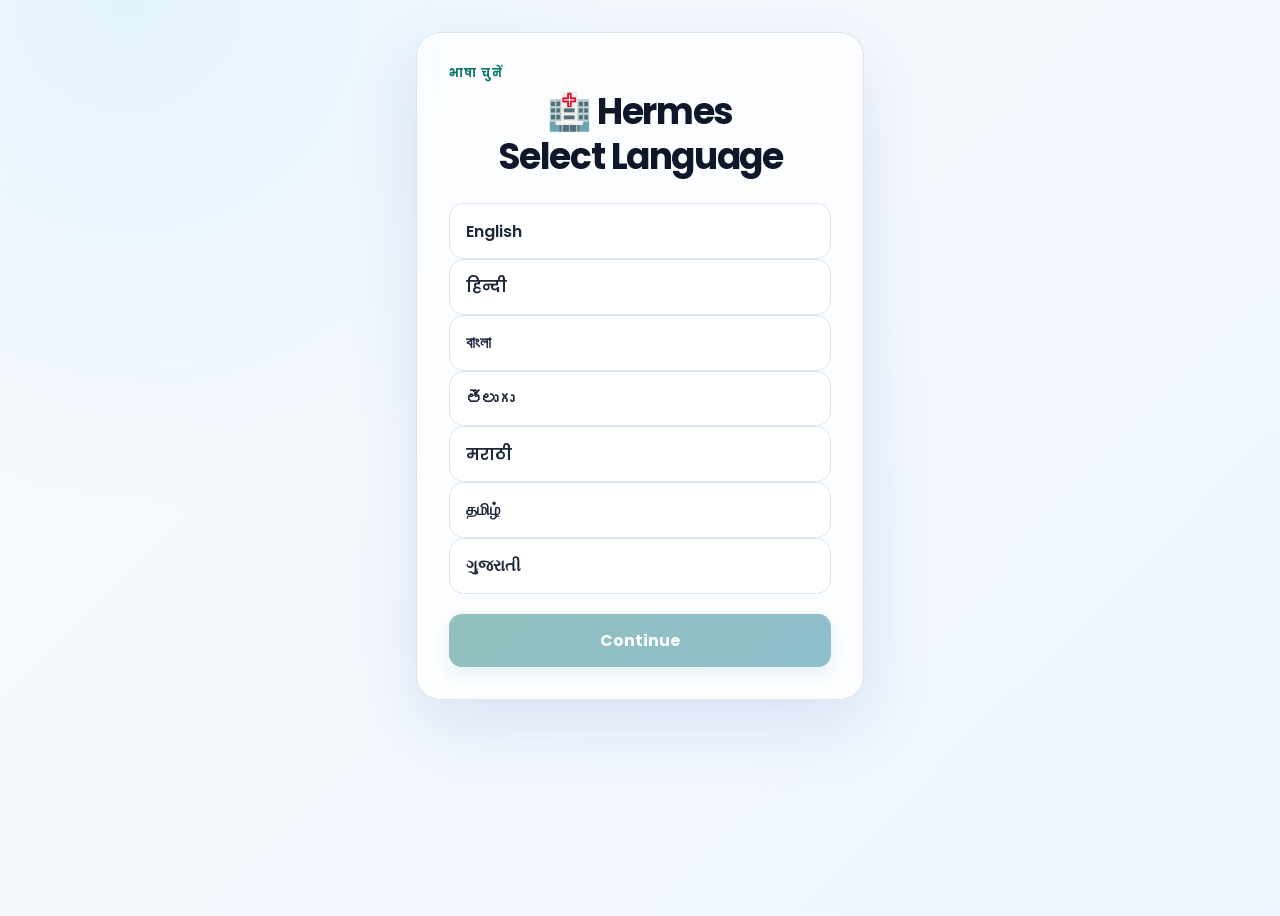
<file: Hermes/Landing page.html>
<!DOCTYPE html>
<html lang="en">
<head>
  <meta charset="UTF-8">
  <meta name="viewport" content="width=device-width, initial-scale=1.0">
  <title>Hermes | Care coordination</title>

  <link rel="preconnect" href="https://fonts.googleapis.com">
  <link href="https://fonts.googleapis.com/css2?family=Poppins:wght@400;500;600;700&display=swap" rel="stylesheet">
  <link rel="stylesheet" href="Styles.css">

</head>
<body class="min-h-screen flex items-center justify-center bg-background text-foreground p-6">

  <main class="w-full max-w-md" id="app">

    <!-- Screen 1: Language -->
    <section id="screen-language">
      <p class="eyebrow" data-i18n="chooseLanguage">भाषा चुनें</p>
      <h1 class="hero-title">🏥 Hermes<br><span data-i18n="selectLanguage">Select Language</span></h1>
      <div id="language-list" class="flex flex-col gap-3">
        <button class="option-btn w-full p-4 text-lg font-medium border border-border rounded-lg bg-card hover:bg-secondary transition" data-lang="en">English</button>
        <button class="option-btn w-full p-4 text-lg font-medium border border-border rounded-lg bg-card hover:bg-secondary transition" data-lang="hi">हिन्दी</button>
        <button class="option-btn w-full p-4 text-lg font-medium border border-border rounded-lg bg-card hover:bg-secondary transition" data-lang="bn">বাংলা</button>
        <button class="option-btn w-full p-4 text-lg font-medium border border-border rounded-lg bg-card hover:bg-secondary transition" data-lang="te">తెలుగు</button>
        <button class="option-btn w-full p-4 text-lg font-medium border border-border rounded-lg bg-card hover:bg-secondary transition" data-lang="mr">मराठी</button>
        <button class="option-btn w-full p-4 text-lg font-medium border border-border rounded-lg bg-card hover:bg-secondary transition" data-lang="ta">தமிழ்</button>
        <button class="option-btn w-full p-4 text-lg font-medium border border-border rounded-lg bg-card hover:bg-secondary transition" data-lang="gu">ગુજરાતી</button>
      </div>
      <button id="continue-language" class="primary-button" data-i18n="continue" disabled>Continue</button>
    </section>

    <!-- Screen 2: Who are you -->
    <section id="screen-role" class="hidden">
      <p class="eyebrow text-center">Hermes</p>
      <h1 class="hero-title" data-i18n="whoAreYou">Who are you?</h1>
      <div class="stack">
        <div class="role-card" data-role="patient">
          <div class="role-icon">👤</div><div><div class="card-title" data-i18n="patientVisitor">Patient / Visitor</div>
          <div class="card-copy" data-i18n="patientDescription">I have a consultation</div></div>
        </div>
        <div class="role-card" data-role="doctor">
          <div class="role-icon">🩺</div><div><div class="card-title" data-i18n="doctor">Doctor</div>
          <div class="card-copy" data-i18n="doctorDescription">I manage patient care</div></div>
        </div>
      </div>
      <button id="continue-role" class="primary-button" data-i18n="continue" disabled>Continue</button>
    </section>

    <!-- Screen 3: Login and OTP verification -->
    <section id="screen-login" class="hidden">
      <button class="back-btn" data-back="screen-role">← <span data-i18n="back">Back</span></button>
      <p class="eyebrow" data-i18n="secureAccess">Secure access</p>
      <h1 class="hero-title" data-i18n="verifyPhone">Verify your phone</h1>
      <p class="subtitle"><span data-i18n="otpIntro">We’ll send a one-time password to continue as a</span> <span id="login-role-label">patient</span>.</p>

      <form id="login-form" class="flex flex-col gap-4">
        <label class="field-label" for="phone-number" data-i18n="phoneNumber">Phone number</label>
        <div class="flex gap-2">
          <select id="country-code" class="p-4 border border-border rounded-lg bg-card" aria-label="Country code">
            <option value="+91">+91</option>
            <option value="+1">+1</option>
            <option value="+44">+44</option>
          </select>
          <input id="phone-number" class="min-w-0 flex-1 p-4 border border-border rounded-lg bg-card" type="tel" inputmode="numeric" autocomplete="tel" placeholder="98765 43210" required>
        </div>
        <button id="send-otp" type="submit" class="primary-button" data-i18n="sendOtp">Send OTP</button>
      </form>

      <form id="otp-form" class="hidden flex-col gap-4 mt-5">
        <label class="field-label" for="otp-code" data-i18n="enterOtp">Enter OTP</label>
        <input id="otp-code" class="w-full p-4 border border-border rounded-lg bg-card tracking-[0.5em] text-center" type="text" inputmode="numeric" autocomplete="one-time-code" maxlength="6" placeholder="••••••" required>
        <button type="submit" class="primary-button" data-i18n="verifyContinue">Verify and continue</button>
        <button id="resend-otp" type="button" class="text-button" data-i18n="resendOtp">Resend OTP</button>
      </form>
      <button id="skip-otp" type="button" class="demo-button">⚡ <span data-i18n="skipOtp">Skip OTP for demo</span></button>
      <p id="login-status" class="text-sm mt-4 text-center" role="status"></p>
    </section>

    <!-- Screen 4: Treatment -->
    <section id="screen-treatment" class="hidden">
      <p class="eyebrow" data-i18n="almostThere">Almost there</p>
      <h1 class="hero-title" data-i18n="selectTreatment">Select treatment method</h1>
      <p class="subtitle" data-i18n="treatmentDescription">Choose the care pathway for this consultation.</p>
      <div class="stack">
        <button class="treatment-button" data-treatment="Medical">
          <span class="treatment-icon">⚕️</span><span><strong data-i18n="medical">Medical</strong>
          <small data-i18n="medicalDescription">Modern clinical consultation and diagnostics</small></span>
        </button>
        <button class="treatment-button" data-treatment="AYUSH">
          <span class="treatment-icon">🌿</span><span><strong data-i18n="ayush">AYUSH</strong>
          <small data-i18n="ayushDescription">Ayurveda, Yoga, Unani, Siddha and Homoeopathy</small></span>
        </button>
      </div>
    </section>

    <!-- Screen 5: Patient workspace -->
    <section id="screen-patient" class="hidden dashboard">
      <div class="dashboard-header">
        <div><p class="eyebrow" data-i18n="patientWorkspace">Patient workspace</p><h1 class="dashboard-title" data-i18n="welcomeBack">Hello, welcome back</h1></div>
        <button class="logout-btn text-button" data-i18n="logOut">Log out</button>
      </div>
      <div class="dashboard-grid">
        <article class="feature-card feature-card-wide">
          <div class="feature-icon">💬</div><h2 class="card-title" data-i18n="symptomAssistant">Symptom assistant</h2>
          <p class="card-copy" data-i18n="symptomDescription">Describe how you’re feeling and prepare notes for your consultation.</p>
          <div id="chat-messages" class="chat-messages" aria-live="polite">
            <div class="chat-bubble assistant">Hello! I can help you organise your symptoms before your consultation.</div>
          </div>
          <textarea id="symptom-input" class="dashboard-input" rows="2" data-i18n-placeholder="symptomPlaceholder" placeholder="Tell us about your symptoms..."></textarea>
          <div class="chat-actions"><button id="chat-send" class="primary-action" data-i18n="startChat">Send message</button><button id="speech-btn" class="secondary-action" type="button" data-i18n="speak">🎙 Speak</button></div>
          <p id="speech-status" class="text-xs text-muted-foreground mt-2"></p>
        </article>
        <article class="feature-card">
          <div class="feature-icon">📄</div><h2 class="card-title" data-i18n="scanDocuments">Scan documents</h2>
          <p class="card-copy" data-i18n="scanDescription">Upload a prescription or medical document for OCR.</p>
          <label class="upload-slot" for="document-upload"><span class="upload-plus">＋</span><span data-i18n="uploadDocument">Upload prescription or report</span><small>JPG, PNG or PDF · up to 10 MB</small><input id="document-upload" type="file" accept="image/*,.pdf"></label>
          <img id="document-preview" class="document-preview hidden" alt="Uploaded document preview">
          <button id="ocr-btn" class="secondary-action ocr-button" type="button" disabled>✨ Run OCR</button>
          <p id="upload-status" class="text-xs text-muted-foreground mt-2"></p>
          <pre id="ocr-result" class="ocr-result hidden"></pre>
        </article>
        <article class="feature-card">
          <div class="feature-icon">📚</div><h2 class="card-title" data-i18n="diagnosticHistory">Diagnostic history</h2>
          <p class="card-copy" data-i18n="historyDescription">Create a clear summary to share with your care team.</p>
          <button id="summary-btn" class="primary-action" data-i18n="generateSummary">Generate summary</button>
          <p id="summary-status" class="text-xs text-muted-foreground mt-2"></p>
        </article>
      </div>
    </section>

    <!-- Screen 6: Doctor workspace -->
    <section id="screen-doctor" class="hidden dashboard">
      <div class="dashboard-header">
        <div><p class="eyebrow" data-i18n="doctorWorkspace">Doctor workspace</p><h1 class="dashboard-title" data-i18n="goodMorning">Good morning, Doctor</h1></div>
        <div class="dashboard-header-actions"><button id="preview-patient" class="secondary-action" type="button">Patient tools</button><button class="logout-btn text-button" data-i18n="logOut">Log out</button></div>
      </div>
      <div class="dashboard-grid">
        <article class="feature-card feature-card-wide"><div class="feature-icon">👥</div><h2 class="card-title" data-i18n="patientList">Patient list</h2><p class="card-copy" data-i18n="patientListDescription">Your recently active patients.</p><div class="patient-row"><span><strong>Ananya Sharma</strong><small data-i18n="lastVisitOne">Last visit: 04 Sep 2026</small></span><button class="secondary-action" data-i18n="view">View</button></div><div class="patient-row"><span><strong>Rohan Mehta</strong><small data-i18n="lastVisitTwo">Last visit: 28 Aug 2026</small></span><button class="secondary-action" data-i18n="view">View</button></div></article>
        <article class="feature-card"><div class="feature-icon">📝</div><h2 class="card-title" data-i18n="patientSummaries">Patient summaries</h2><p class="card-copy" data-i18n="summariesDescription">Review generated diagnostic histories and care notes.</p><button class="primary-action" data-i18n="viewSummaries">View summaries</button></article>
        <article class="feature-card"><div class="feature-icon">🗓</div><h2 class="card-title" data-i18n="scheduledConsultations">Scheduled consultations</h2><p class="card-copy" data-i18n="consultationsDescription">You have 3 consultations today.</p><div class="appointment"><strong>10:30 AM</strong><span>Ananya Sharma · Video</span></div><div class="appointment"><strong>02:00 PM</strong><span>Rohan Mehta · In person</span></div></article>
      </div>
    </section>

  </main>

  <script>
    const translations = {
      en: { chooseLanguage: 'Choose your language', selectLanguage: 'Select Language', continue: 'Continue', whoAreYou: 'Who are you?', patientVisitor: 'Patient / Visitor', patientDescription: 'I have a consultation', doctor: 'Doctor', doctorDescription: 'I manage patient care', back: 'Back', secureAccess: 'Secure access', verifyPhone: 'Verify your phone', otpIntro: 'We’ll send a one-time password to continue as a', phoneNumber: 'Phone number', sendOtp: 'Send OTP', enterOtp: 'Enter OTP', verifyContinue: 'Verify and continue', resendOtp: 'Resend OTP', skipOtp: 'Skip OTP for demo', almostThere: 'Almost there', selectTreatment: 'Select treatment method', treatmentDescription: 'Choose the care pathway for this consultation.', medical: 'Medical', medicalDescription: 'Modern clinical consultation and diagnostics', ayush: 'AYUSH', ayushDescription: 'Ayurveda, Yoga, Unani, Siddha and Homoeopathy', patientWorkspace: 'Patient workspace', welcomeBack: 'Hello, welcome back', logOut: 'Log out', symptomAssistant: 'Symptom assistant', symptomDescription: 'Describe how you’re feeling and prepare notes for your consultation.', symptomPlaceholder: 'Tell us about your symptoms...', startChat: 'Start chat', speak: '🎙 Speak', scanDocuments: 'Scan documents', scanDescription: 'Upload a prescription or medical document for OCR.', uploadDocument: 'Upload image or PDF', diagnosticHistory: 'Diagnostic history', historyDescription: 'Create a clear summary to share with your care team.', generateSummary: 'Generate summary', doctorWorkspace: 'Doctor workspace', goodMorning: 'Good morning, Doctor', patientList: 'Patient list', patientListDescription: 'Your recently active patients.', lastVisitOne: 'Last visit: 04 Sep 2026', lastVisitTwo: 'Last visit: 28 Aug 2026', view: 'View', patientSummaries: 'Patient summaries', summariesDescription: 'Review generated diagnostic histories and care notes.', viewSummaries: 'View summaries', scheduledConsultations: 'Scheduled consultations', consultationsDescription: 'You have 3 consultations today.' },
      hi: { chooseLanguage: 'अपनी भाषा चुनें', selectLanguage: 'भाषा चुनें', continue: 'आगे बढ़ें', whoAreYou: 'आप कौन हैं?', patientVisitor: 'मरीज़ / आगंतुक', patientDescription: 'मुझे परामर्श चाहिए', doctor: 'डॉक्टर', doctorDescription: 'मैं मरीज़ों की देखभाल करता हूँ', back: 'वापस', secureAccess: 'सुरक्षित प्रवेश', verifyPhone: 'फ़ोन सत्यापित करें', otpIntro: 'जारी रखने के लिए हम एक OTP भेजेंगे:', phoneNumber: 'फ़ोन नंबर', sendOtp: 'OTP भेजें', enterOtp: 'OTP दर्ज करें', verifyContinue: 'सत्यापित करके आगे बढ़ें', resendOtp: 'OTP फिर भेजें', skipOtp: 'डेमो के लिए OTP छोड़ें', almostThere: 'लगभग तैयार', selectTreatment: 'उपचार विधि चुनें', treatmentDescription: 'इस परामर्श के लिए देखभाल का विकल्प चुनें।', medical: 'मेडिकल', medicalDescription: 'आधुनिक चिकित्सकीय परामर्श और जांच', ayush: 'आयुष', ayushDescription: 'आयुर्वेद, योग, यूनानी, सिद्ध और होम्योपैथी', patientWorkspace: 'मरीज़ कार्यक्षेत्र', welcomeBack: 'वापसी पर स्वागत है', logOut: 'लॉग आउट', symptomAssistant: 'लक्षण सहायक', symptomDescription: 'अपने लक्षण बताएं और परामर्श के लिए नोट्स तैयार करें।', symptomPlaceholder: 'अपने लक्षण लिखें...', startChat: 'चैट शुरू करें', speak: '🎙 बोलें', scanDocuments: 'दस्तावेज़ स्कैन करें', scanDescription: 'OCR के लिए प्रिस्क्रिप्शन या मेडिकल दस्तावेज़ अपलोड करें।', uploadDocument: 'चित्र या PDF अपलोड करें', diagnosticHistory: 'नैदानिक इतिहास', historyDescription: 'अपनी देखभाल टीम के लिए सारांश बनाएं।', generateSummary: 'सारांश बनाएं', doctorWorkspace: 'डॉक्टर कार्यक्षेत्र', goodMorning: 'सुप्रभात, डॉक्टर', patientList: 'मरीज़ सूची', patientListDescription: 'हाल ही में सक्रिय मरीज़।', lastVisitOne: 'अंतिम मुलाकात: 04 सितम्बर 2026', lastVisitTwo: 'अंतिम मुलाकात: 28 अगस्त 2026', view: 'देखें', patientSummaries: 'मरीज़ सारांश', summariesDescription: 'नैदानिक इतिहास और देखभाल नोट्स देखें।', viewSummaries: 'सारांश देखें', scheduledConsultations: 'निर्धारित परामर्श', consultationsDescription: 'आज आपके 3 परामर्श हैं।' },
      bn: { chooseLanguage: 'আপনার ভাষা বেছে নিন', selectLanguage: 'ভাষা নির্বাচন করুন', continue: 'এগিয়ে যান', whoAreYou: 'আপনি কে?', patientVisitor: 'রোগী / দর্শনার্থী', patientDescription: 'আমার পরামর্শ প্রয়োজন', doctor: 'ডাক্তার', doctorDescription: 'আমি রোগীর যত্ন পরিচালনা করি', back: 'ফিরে যান', secureAccess: 'নিরাপদ প্রবেশ', verifyPhone: 'ফোন যাচাই করুন', otpIntro: 'চালিয়ে যেতে আমরা একটি OTP পাঠাব:', phoneNumber: 'ফোন নম্বর', sendOtp: 'OTP পাঠান', enterOtp: 'OTP লিখুন', verifyContinue: 'যাচাই করে এগিয়ে যান', resendOtp: 'OTP আবার পাঠান', skipOtp: 'ডেমোর জন্য OTP এড়িয়ে যান', almostThere: 'প্রায় প্রস্তুত', selectTreatment: 'চিকিৎসার পদ্ধতি বেছে নিন', treatmentDescription: 'এই পরামর্শের জন্য যত্নের পথ বেছে নিন।', medical: 'মেডিকেল', medicalDescription: 'আধুনিক চিকিৎসা পরামর্শ ও পরীক্ষা', ayush: 'আয়ুষ', ayushDescription: 'আয়ুর্বেদ, যোগ, ইউনানি, সিদ্ধ ও হোমিওপ্যাথি', patientWorkspace: 'রোগীর কর্মক্ষেত্র', welcomeBack: 'আবার স্বাগতম', logOut: 'লগ আউট', symptomAssistant: 'উপসর্গ সহায়ক', symptomDescription: 'আপনার উপসর্গ বলুন এবং পরামর্শের জন্য নোট তৈরি করুন।', symptomPlaceholder: 'আপনার উপসর্গ লিখুন...', startChat: 'চ্যাট শুরু করুন', speak: '🎙 বলুন', scanDocuments: 'নথি স্ক্যান করুন', scanDescription: 'OCR-এর জন্য প্রেসক্রিপশন বা চিকিৎসা নথি আপলোড করুন।', uploadDocument: 'ছবি বা PDF আপলোড করুন', diagnosticHistory: 'রোগ নির্ণয়ের ইতিহাস', historyDescription: 'আপনার যত্নের দলের সঙ্গে শেয়ার করার জন্য সারাংশ তৈরি করুন।', generateSummary: 'সারাংশ তৈরি করুন', doctorWorkspace: 'ডাক্তারের কর্মক্ষেত্র', goodMorning: 'সুপ্রভাত, ডাক্তার', patientList: 'রোগীর তালিকা', patientListDescription: 'সম্প্রতি সক্রিয় রোগীরা।', view: 'দেখুন', patientSummaries: 'রোগীর সারাংশ', summariesDescription: 'রোগ নির্ণয়ের ইতিহাস ও যত্নের নোট দেখুন।', viewSummaries: 'সারাংশ দেখুন', scheduledConsultations: 'নির্ধারিত পরামর্শ', consultationsDescription: 'আজ আপনার ৩টি পরামর্শ আছে।' },
      te: { chooseLanguage: 'మీ భాషను ఎంచుకోండి', selectLanguage: 'భాషను ఎంచుకోండి', continue: 'కొనసాగించండి', whoAreYou: 'మీరు ఎవరు?', patientVisitor: 'రోగి / సందర్శకుడు', patientDescription: 'నాకు సంప్రదింపులు కావాలి', doctor: 'వైద్యుడు', doctorDescription: 'నేను రోగుల సంరక్షణను నిర్వహిస్తాను', back: 'వెనుకకు', secureAccess: 'సురక్షిత ప్రవేశం', verifyPhone: 'మీ ఫోన్‌ను ధృవీకరించండి', otpIntro: 'కొనసాగించడానికి మేము OTP పంపుతాము:', phoneNumber: 'ఫోన్ నంబర్', sendOtp: 'OTP పంపండి', enterOtp: 'OTP నమోదు చేయండి', verifyContinue: 'ధృవీకరించి కొనసాగండి', resendOtp: 'OTP మళ్లీ పంపండి', skipOtp: 'డెమో కోసం OTP దాటవేయండి', almostThere: 'దాదాపు సిద్ధం', selectTreatment: 'చికిత్సా విధానాన్ని ఎంచుకోండి', treatmentDescription: 'ఈ సంప్రదింపుల కోసం సంరక్షణ మార్గాన్ని ఎంచుకోండి.', medical: 'మెడికల్', medicalDescription: 'ఆధునిక వైద్య సంప్రదింపులు మరియు పరీక్షలు', ayush: 'ఆయుష్', ayushDescription: 'ఆయుర్వేదం, యోగా, యునాని, సిద్ధ మరియు హోమియోపతి', patientWorkspace: 'రోగి వర్క్‌స్పేస్', welcomeBack: 'తిరిగి స్వాగతం', logOut: 'లాగ్ అవుట్', symptomAssistant: 'లక్షణాల సహాయకుడు', symptomDescription: 'మీ లక్షణాలను వివరించి సంప్రదింపుల కోసం గమనికలు సిద్ధం చేయండి.', symptomPlaceholder: 'మీ లక్షణాలను రాయండి...', startChat: 'చాట్ ప్రారంభించండి', speak: '🎙 మాట్లాడండి', scanDocuments: 'పత్రాలను స్కాన్ చేయండి', scanDescription: 'OCR కోసం ప్రిస్క్రిప్షన్ లేదా వైద్య పత్రాన్ని అప్‌లోడ్ చేయండి.', uploadDocument: 'చిత్రం లేదా PDF అప్‌లోడ్ చేయండి', diagnosticHistory: 'రోగ నిర్ధారణ చరిత్ర', historyDescription: 'మీ సంరక్షణ బృందంతో పంచుకోవడానికి సారాంశాన్ని రూపొందించండి.', generateSummary: 'సారాంశం రూపొందించండి', doctorWorkspace: 'వైద్యుని వర్క్‌స్పేస్', goodMorning: 'శుభోదయం, డాక్టర్', patientList: 'రోగుల జాబితా', patientListDescription: 'ఇటీవల చురుకుగా ఉన్న రోగులు.', view: 'చూడండి', patientSummaries: 'రోగి సారాంశాలు', summariesDescription: 'రోగ నిర్ధారణ చరిత్ర మరియు సంరక్షణ గమనికలను చూడండి.', viewSummaries: 'సారాంశాలను చూడండి', scheduledConsultations: 'షెడ్యూల్ చేసిన సంప్రదింపులు', consultationsDescription: 'ఈరోజు మీకు 3 సంప్రదింపులు ఉన్నాయి.' },
      mr: { chooseLanguage: 'तुमची भाषा निवडा', selectLanguage: 'भाषा निवडा', continue: 'पुढे जा', whoAreYou: 'तुम्ही कोण आहात?', patientVisitor: 'रुग्ण / अभ्यागत', patientDescription: 'मला सल्लामसलत हवी आहे', doctor: 'डॉक्टर', doctorDescription: 'मी रुग्णांची काळजी घेतो', back: 'मागे', secureAccess: 'सुरक्षित प्रवेश', verifyPhone: 'तुमचा फोन सत्यापित करा', otpIntro: 'पुढे जाण्यासाठी आम्ही OTP पाठवू:', phoneNumber: 'फोन नंबर', sendOtp: 'OTP पाठवा', enterOtp: 'OTP टाका', verifyContinue: 'सत्यापित करून पुढे जा', resendOtp: 'OTP पुन्हा पाठवा', skipOtp: 'डेमोसाठी OTP वगळा', almostThere: 'जवळजवळ तयार', selectTreatment: 'उपचार पद्धत निवडा', treatmentDescription: 'या सल्लामसलतीसाठी काळजीचा मार्ग निवडा.', medical: 'मेडिकल', medicalDescription: 'आधुनिक वैद्यकीय सल्ला आणि निदान', ayush: 'आयुष', ayushDescription: 'आयुर्वेद, योग, युनानी, सिद्ध आणि होमिओपॅथी', patientWorkspace: 'रुग्ण कार्यक्षेत्र', welcomeBack: 'पुन्हा स्वागत आहे', logOut: 'लॉग आउट', symptomAssistant: 'लक्षण सहाय्यक', symptomDescription: 'तुमची लक्षणे सांगा आणि सल्ल्यासाठी नोंदी तयार करा.', symptomPlaceholder: 'तुमची लक्षणे लिहा...', startChat: 'चॅट सुरू करा', speak: '🎙 बोला', scanDocuments: 'कागदपत्रे स्कॅन करा', scanDescription: 'OCR साठी प्रिस्क्रिप्शन किंवा वैद्यकीय कागदपत्र अपलोड करा.', uploadDocument: 'प्रतिमा किंवा PDF अपलोड करा', diagnosticHistory: 'निदानाचा इतिहास', historyDescription: 'तुमच्या काळजीच्या टीमसोबत शेअर करण्यासाठी सारांश तयार करा.', generateSummary: 'सारांश तयार करा', doctorWorkspace: 'डॉक्टर कार्यक्षेत्र', goodMorning: 'शुभ प्रभात, डॉक्टर', patientList: 'रुग्ण यादी', patientListDescription: 'अलीकडे सक्रिय रुग्ण.', view: 'पहा', patientSummaries: 'रुग्ण सारांश', summariesDescription: 'निदान इतिहास आणि काळजीच्या नोंदी पहा.', viewSummaries: 'सारांश पहा', scheduledConsultations: 'नियोजित सल्लामसलत', consultationsDescription: 'आज तुमच्या 3 सल्लामसलती आहेत.' },
      ta: { chooseLanguage: 'உங்கள் மொழியைத் தேர்ந்தெடுக்கவும்', selectLanguage: 'மொழியைத் தேர்ந்தெடுக்கவும்', continue: 'தொடரவும்', whoAreYou: 'நீங்கள் யார்?', patientVisitor: 'நோயாளி / பார்வையாளர்', patientDescription: 'எனக்கு ஆலோசனை தேவை', doctor: 'மருத்துவர்', doctorDescription: 'நான் நோயாளி பராமரிப்பை நிர்வகிக்கிறேன்', back: 'பின்செல்', secureAccess: 'பாதுகாப்பான அணுகல்', verifyPhone: 'உங்கள் தொலைபேசியைச் சரிபார்க்கவும்', otpIntro: 'தொடர ஒரு OTP அனுப்பப்படும்:', phoneNumber: 'தொலைபேசி எண்', sendOtp: 'OTP அனுப்பு', enterOtp: 'OTP உள்ளிடவும்', verifyContinue: 'சரிபார்த்து தொடரவும்', resendOtp: 'OTP மீண்டும் அனுப்பு', skipOtp: 'டெமோவுக்கு OTP தவிர்க்கவும்', almostThere: 'கிட்டத்தட்ட தயார்', selectTreatment: 'சிகிச்சை முறையைத் தேர்ந்தெடுக்கவும்', treatmentDescription: 'இந்த ஆலோசனைக்கான பராமரிப்பு வழியைத் தேர்ந்தெடுக்கவும்.', medical: 'மருத்துவம்', medicalDescription: 'நவீன மருத்துவ ஆலோசனை மற்றும் பரிசோதனைகள்', ayush: 'ஆயுஷ்', ayushDescription: 'ஆயுர்வேதம், யோகா, யுனானி, சித்தா மற்றும் ஹோமியோபதி', patientWorkspace: 'நோயாளி பணியிடம்', welcomeBack: 'மீண்டும் வரவேற்கிறோம்', logOut: 'வெளியேறு', symptomAssistant: 'அறிகுறி உதவியாளர்', symptomDescription: 'உங்கள் அறிகுறிகளை விவரித்து ஆலோசனைக்கான குறிப்புகளைத் தயாரிக்கவும்.', symptomPlaceholder: 'உங்கள் அறிகுறிகளை எழுதுங்கள்...', startChat: 'அரட்டையைத் தொடங்கு', speak: '🎙 பேசவும்', scanDocuments: 'ஆவணங்களை ஸ்கேன் செய்க', scanDescription: 'OCR-க்கு மருந்துச் சீட்டு அல்லது மருத்துவ ஆவணத்தைப் பதிவேற்றவும்.', uploadDocument: 'படம் அல்லது PDF பதிவேற்றவும்', diagnosticHistory: 'நோயறிதல் வரலாறு', historyDescription: 'உங்கள் பராமரிப்பு குழுவுடன் பகிர சுருக்கத்தை உருவாக்கவும்.', generateSummary: 'சுருக்கத்தை உருவாக்கு', doctorWorkspace: 'மருத்துவர் பணியிடம்', goodMorning: 'காலை வணக்கம், மருத்துவரே', patientList: 'நோயாளர் பட்டியல்', patientListDescription: 'சமீபத்தில் செயல்பட்ட நோயாளிகள்.', view: 'பார்', patientSummaries: 'நோயாளர் சுருக்கங்கள்', summariesDescription: 'நோயறிதல் வரலாறு மற்றும் பராமரிப்பு குறிப்புகளைப் பார்க்கவும்.', viewSummaries: 'சுருக்கங்களைப் பார்க்கவும்', scheduledConsultations: 'திட்டமிடப்பட்ட ஆலோசனைகள்', consultationsDescription: 'இன்று உங்களுக்கு 3 ஆலோசனைகள் உள்ளன.' },
      gu: { chooseLanguage: 'તમારી ભાષા પસંદ કરો', selectLanguage: 'ભાષા પસંદ કરો', continue: 'આગળ વધો', whoAreYou: 'તમે કોણ છો?', patientVisitor: 'દર્દી / મુલાકાતી', patientDescription: 'મારે પરામર્શ જોઈએ છે', doctor: 'ડૉક્ટર', doctorDescription: 'હું દર્દીની સંભાળ સંભાળું છું', back: 'પાછા', secureAccess: 'સુરક્ષિત પ્રવેશ', verifyPhone: 'તમારો ફોન ચકાસો', otpIntro: 'આગળ વધવા માટે અમે OTP મોકલીશું:', phoneNumber: 'ફોન નંબર', sendOtp: 'OTP મોકલો', enterOtp: 'OTP દાખલ કરો', verifyContinue: 'ચકાસીને આગળ વધો', resendOtp: 'OTP ફરી મોકલો', skipOtp: 'ડેમો માટે OTP છોડો', almostThere: 'લગભગ તૈયાર', selectTreatment: 'સારવારની પદ્ધતિ પસંદ કરો', treatmentDescription: 'આ પરામર્શ માટે સંભાળનો માર્ગ પસંદ કરો.', medical: 'મેડિકલ', medicalDescription: 'આધુનિક તબીબી પરામર્શ અને નિદાન', ayush: 'આયુષ', ayushDescription: 'આયુર્વેદ, યોગ, યુનાની, સિદ્ધ અને હોમિયોપેથી', patientWorkspace: 'દર્દી કાર્યક્ષેત્ર', welcomeBack: 'ફરી સ્વાગત છે', logOut: 'લૉગ આઉટ', symptomAssistant: 'લક્ષણ સહાયક', symptomDescription: 'તમારા લક્ષણો જણાવો અને પરામર્શ માટે નોંધો તૈયાર કરો.', symptomPlaceholder: 'તમારા લક્ષણો લખો...', startChat: 'ચેટ શરૂ કરો', speak: '🎙 બોલો', scanDocuments: 'દસ્તાવેજ સ્કેન કરો', scanDescription: 'OCR માટે પ્રિસ્ક્રિપ્શન અથવા તબીબી દસ્તાવેજ અપલોડ કરો.', uploadDocument: 'છબી અથવા PDF અપલોડ કરો', diagnosticHistory: 'નિદાનનો ઇતિહાસ', historyDescription: 'તમારી સંભાળ ટીમ સાથે શેર કરવા માટે સારાંશ બનાવો.', generateSummary: 'સારાંશ બનાવો', doctorWorkspace: 'ડૉક્ટર કાર્યક્ષેત્ર', goodMorning: 'સુપ્રભાત, ડૉક્ટર', patientList: 'દર્દીની યાદી', patientListDescription: 'તાજેતરમાં સક્રિય દર્દીઓ.', view: 'જુઓ', patientSummaries: 'દર્દીના સારાંશ', summariesDescription: 'નિદાન ઇતિહાસ અને સંભાળની નોંધો જુઓ.', viewSummaries: 'સારાંશ જુઓ', scheduledConsultations: 'નિયોજિત પરામર્શ', consultationsDescription: 'આજે તમારા 3 પરામર્શ છે.' }
    };
    const translate = () => {
      const language = translations[selectedLang] || translations.en;
      document.documentElement.lang = selectedLang || 'en';
      document.querySelectorAll('[data-i18n]').forEach(element => { const value = language[element.dataset.i18n]; if (value) element.textContent = value; });
      document.querySelectorAll('[data-i18n-placeholder]').forEach(element => { const value = language[element.dataset.i18nPlaceholder]; if (value) element.placeholder = value; });
    };
    let selectedLang = null;
    let selectedRole = null;
    let selectedTreatment = null;
    let otpRequestId = null;
    const screens = [...document.querySelectorAll('main > section')];
    const showScreen = id => {
      screens.forEach(screen => screen.id === id ? screen.classList.remove('hidden') : screen.classList.add('hidden'));
      document.getElementById('app').classList.toggle('dashboard-mode', id === 'screen-patient' || id === 'screen-doctor');
    };
    const setStatus = (message, isError = false) => {
      const status = document.getElementById('login-status');
      status.textContent = message;
      status.className = `text-sm mt-4 text-center ${isError ? 'text-red-600' : 'text-muted-foreground'}`;
    };

    // --- Screen 1: language ---
    const langButtons = document.querySelectorAll('#language-list .option-btn');
    const continueLangBtn = document.getElementById('continue-language');

    langButtons.forEach(btn => {
      btn.addEventListener('click', () => {
        langButtons.forEach(b => b.classList.remove('border-2', 'border-ring'));
        btn.classList.add('border-2', 'border-ring');
        selectedLang = btn.dataset.lang;
        continueLangBtn.disabled = false;
        translate();
      });
    });

    continueLangBtn.addEventListener('click', () => {
      document.getElementById('screen-language').classList.add('hidden');
      document.getElementById('screen-role').classList.remove('hidden');
    });

    // --- Screen 2: role ---
    const roleCards = document.querySelectorAll('#screen-role .role-card');
    const continueRoleBtn = document.getElementById('continue-role');

    roleCards.forEach(card => {
      card.addEventListener('click', () => {
        roleCards.forEach(c => c.classList.remove('border-2', 'border-ring'));
        card.classList.add('border-2', 'border-ring');
        selectedRole = card.dataset.role;
        continueRoleBtn.disabled = false;
      });
    });

    continueRoleBtn.addEventListener('click', () => {
      document.getElementById('login-role-label').textContent = selectedRole === 'doctor' ? (translations[selectedLang] || translations.en).doctor : (translations[selectedLang] || translations.en).patientVisitor.toLowerCase();
      showScreen('screen-login');
    });

    // --- Screen 3: phone and OTP ---
    const loginForm = document.getElementById('login-form');
    const otpForm = document.getElementById('otp-form');
    const phoneInput = document.getElementById('phone-number');
    const sendOtp = async (event) => {
      event.preventDefault();
      const phone = `${document.getElementById('country-code').value}${phoneInput.value.replace(/\D/g, '')}`;
      if (phone.length < 10) { setStatus('Enter a valid phone number.', true); return; }
      const button = document.getElementById('send-otp');
      button.disabled = true; button.textContent = 'Sending...'; setStatus('');
      try {
        const response = await fetch('/api/auth/send-otp', { method: 'POST', headers: {'Content-Type': 'application/json'}, body: JSON.stringify({ phone, role: selectedRole }) });
        if (!response.ok) throw new Error('Unable to send OTP');
        const data = await response.json();
        otpRequestId = data.requestId;
        loginForm.classList.add('hidden'); otpForm.classList.remove('hidden'); otpForm.classList.add('flex');
        setStatus(`OTP sent to ${phone}.`);
      } catch (error) {
        setStatus('We could not send the OTP. Please try again.', true);
      } finally { button.disabled = false; button.textContent = 'Send OTP'; }
    };
    loginForm.addEventListener('submit', sendOtp);
    document.getElementById('resend-otp').addEventListener('click', () => loginForm.dispatchEvent(new Event('submit', { cancelable: true })));
    otpForm.addEventListener('submit', async event => {
      event.preventDefault(); setStatus('Verifying...');
      try {
        const response = await fetch('/api/auth/verify-otp', { method: 'POST', headers: {'Content-Type': 'application/json'}, body: JSON.stringify({ requestId: otpRequestId, otp: document.getElementById('otp-code').value, role: selectedRole }) });
        if (!response.ok) throw new Error('Invalid OTP');
        showScreen('screen-treatment');
      } catch (error) { setStatus('That OTP is invalid or expired. Please try again.', true); }
    });
    document.getElementById('skip-otp').addEventListener('click', () => {
      setStatus('Demo mode: OTP verification skipped.');
      showScreen('screen-treatment');
    });

    document.querySelectorAll('.back-btn').forEach(button => button.addEventListener('click', () => showScreen(button.dataset.back)));
    document.querySelectorAll('.treatment-button').forEach(button => button.addEventListener('click', () => {
      selectedTreatment = button.dataset.treatment;
      showScreen(selectedRole === 'patient' ? 'screen-patient' : 'screen-doctor');
    }));
    document.getElementById('preview-patient').addEventListener('click', () => {
      selectedRole = 'patient';
      showScreen('screen-patient');
    });
    document.querySelectorAll('.logout-btn').forEach(button => button.addEventListener('click', () => { selectedRole = null; selectedTreatment = null; showScreen('screen-language'); }));
    const documentUpload = document.getElementById('document-upload');
    const ocrButton = document.getElementById('ocr-btn');
    let selectedDocument = null;
    documentUpload.addEventListener('change', event => {
      selectedDocument = event.target.files[0];
      const preview = document.getElementById('document-preview');
      document.getElementById('ocr-result').classList.add('hidden');
      ocrButton.disabled = !selectedDocument;
      if (!selectedDocument) { preview.classList.add('hidden'); return; }
      document.getElementById('upload-status').textContent = `${selectedDocument.name} ready for OCR processing.`;
      if (selectedDocument.type.startsWith('image/')) {
        preview.src = URL.createObjectURL(selectedDocument);
        preview.classList.remove('hidden');
      } else preview.classList.add('hidden');
    });
    ocrButton.addEventListener('click', async () => {
      if (!selectedDocument) return;
      const status = document.getElementById('upload-status');
      ocrButton.disabled = true; ocrButton.textContent = 'Reading document...'; status.textContent = 'Sending document to OCR...';
      const formData = new FormData(); formData.append('document', selectedDocument);
      try {
        const response = await fetch('/api/documents/ocr', { method: 'POST', body: formData });
        if (!response.ok) throw new Error('OCR service unavailable');
        const result = await response.json();
        document.getElementById('ocr-result').textContent = result.text || 'No readable text found.';
        document.getElementById('ocr-result').classList.remove('hidden');
        status.textContent = 'OCR complete. Extracted text is ready to review.';
      } catch (error) {
        status.textContent = 'OCR service is unavailable. Connect the backend endpoint to process this document.';
      } finally { ocrButton.disabled = false; ocrButton.textContent = '✨ Run OCR'; }
    });
    const chatInput = document.getElementById('symptom-input');
    const chatMessages = document.getElementById('chat-messages');
    const addChatMessage = (text, type) => {
      const bubble = document.createElement('div'); bubble.className = `chat-bubble ${type}`; bubble.textContent = text;
      chatMessages.appendChild(bubble); chatMessages.scrollTop = chatMessages.scrollHeight;
    };
    const sendChatMessage = () => {
      const text = chatInput.value.trim(); if (!text) return;
      addChatMessage(text, 'user'); chatInput.value = '';
      window.setTimeout(() => addChatMessage('Thank you. I’ve noted that symptom. Please share when it started and how severe it feels.', 'assistant'), 3500);
    };
    document.getElementById('chat-send').addEventListener('click', sendChatMessage);
    chatInput.addEventListener('keydown', event => { if (event.key === 'Enter' && !event.shiftKey) { event.preventDefault(); sendChatMessage(); } });
    document.getElementById('summary-btn').addEventListener('click', event => { event.target.textContent = 'Summary requested'; document.getElementById('summary-status').textContent = 'Your care team can now review the summary.'; });
    document.getElementById('speech-btn').addEventListener('click', () => {
      const status = document.getElementById('speech-status');
      if (!('webkitSpeechRecognition' in window || 'SpeechRecognition' in window)) { status.textContent = 'Speech-to-text is not supported in this browser.'; return; }
      const Recognition = window.SpeechRecognition || window.webkitSpeechRecognition; const recognition = new Recognition();
      const speechLanguages = { en: 'en-IN', hi: 'hi-IN', bn: 'bn-IN', te: 'te-IN', mr: 'mr-IN', ta: 'ta-IN', gu: 'gu-IN' };
      recognition.lang = speechLanguages[selectedLang] || 'en-IN'; recognition.onstart = () => { status.textContent = 'Listening...'; }; recognition.onresult = event => { chatInput.value += `${chatInput.value ? ' ' : ''}${event.results[0][0].transcript}`; status.textContent = 'Added to your message.'; }; recognition.onerror = () => { status.textContent = 'Could not hear you. Please try again.'; }; recognition.start();
    });
  </script>
</body>
</html>
</file>
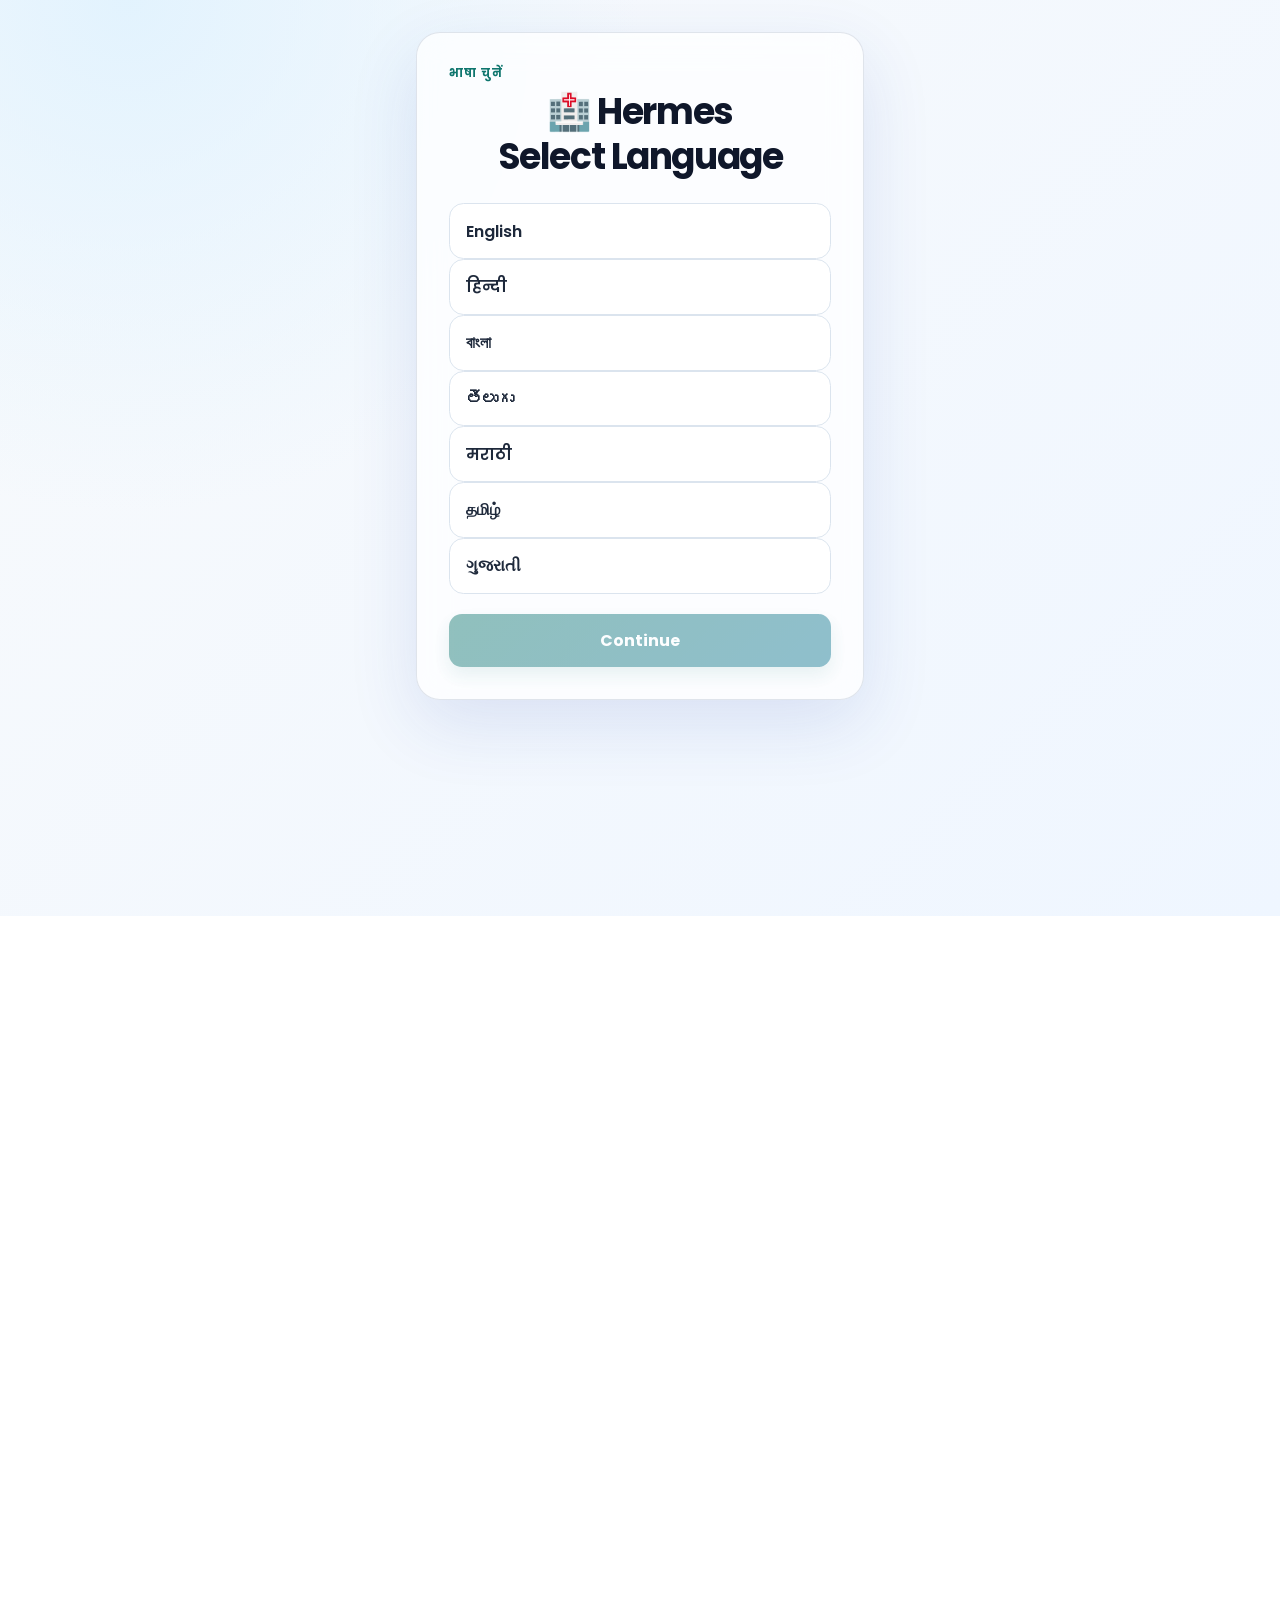
<file: Hermes/page 2.html>
<!DOCTYPE html>
<html lang="en">
<head>
  <meta charset="UTF-8">
  <meta name="viewport" content="width=device-width, initial-scale=1.0">
  <meta http-equiv="refresh" content="0; url=Landing%20page.html">
  <title>Hermes</title>
</head>
<body>
  <p>Returning to the secure Hermes flow...</p>
  <p><a href="Landing%20page.html">Continue to Hermes</a></p>
</body>
</html>
</file>
<file: Hermes/Styles.css>
:root {
  --radius: 0.625rem;
  --background: oklch(1 0 0);
  --foreground: oklch(0.145 0 0);
  --card: oklch(1 0 0);
  --card-foreground: oklch(0.145 0 0);
  --primary: oklch(0.205 0 0);
  --primary-foreground: oklch(0.985 0 0);
  --secondary: oklch(0.97 0 0);
  --secondary-foreground: oklch(0.205 0 0);
  --muted: oklch(0.97 0 0);
  --muted-foreground: oklch(0.556 0 0);
  --accent: oklch(0.97 0 0);
  --accent-foreground: oklch(0.205 0 0);
  --destructive: oklch(0.577 0.245 27.325);
  --border: oklch(0.922 0 0);
  --input: oklch(0.922 0 0);
  --ring: oklch(0.708 0 0);
}

.dark {
  --background: oklch(0.145 0 0);
  --foreground: oklch(0.985 0 0);
  --card: oklch(0.205 0 0);
  --card-foreground: oklch(0.985 0 0);
  --primary: oklch(0.922 0 0);
  --primary-foreground: oklch(0.205 0 0);
  --secondary: oklch(0.269 0 0);
  --secondary-foreground: oklch(0.985 0 0);
  --muted: oklch(0.269 0 0);
  --muted-foreground: oklch(0.708 0 0);
  --accent: oklch(0.269 0 0);
  --accent-foreground: oklch(0.985 0 0);
  --destructive: oklch(0.704 0.191 22.216);
  --border: oklch(1 0 0 / 10%);
  --input: oklch(1 0 0 / 15%);
  --ring: oklch(0.556 0 0);
}

body {
  font-family: 'Poppins', sans-serif;
}

/* Hermes application surfaces */
body {
  background:
    radial-gradient(circle at 10% 0%, rgba(224, 242, 254, 0.9), transparent 32rem),
    linear-gradient(135deg, #f8fafc 0%, #eff6ff 100%);
  min-height: 100vh;
  box-sizing: border-box;
  padding: 1.5rem;
  color: #0f172a;
}

*, *::before, *::after {
  box-sizing: inherit;
}

.hidden {
  display: none !important;
}

#app {
  width: 100%;
  max-width: 28rem;
  margin: auto;
  padding: 2rem;
  border: 1px solid rgba(148, 163, 184, 0.28);
  border-radius: 1.5rem;
  background: rgba(255, 255, 255, 0.72);
  box-shadow: 0 24px 70px rgba(30, 64, 175, 0.12);
  backdrop-filter: blur(16px);
}

#app.dashboard-mode {
  max-width: 68rem;
}

.dashboard-header-actions {
  display: flex;
  align-items: center;
  gap: 0.9rem;
}

#app h1 {
  margin: 0 0 1.5rem;
  color: #0f172a;
  line-height: 1.25;
}

.hero-title {
  text-align: center;
  font-size: clamp(1.75rem, 5vw, 2.25rem);
  letter-spacing: -0.04em;
}

.eyebrow {
  margin: 0 0 0.45rem;
  color: #0f766e;
  font-size: 0.72rem;
  font-weight: 700;
  letter-spacing: 0.12em;
  text-transform: uppercase;
}

.subtitle {
  margin: -0.75rem 0 1.5rem;
  color: #64748b;
  font-size: 0.9rem;
  line-height: 1.6;
  text-align: center;
}

.stack {
  display: grid;
  gap: 0.8rem;
}

.primary-button {
  width: 100%;
  margin-top: 1.25rem;
  padding: 0.9rem 1rem;
  border: 0;
  border-radius: 0.8rem;
  color: #fff;
  background: linear-gradient(135deg, #0f766e, #0e7490);
  box-shadow: 0 8px 18px rgba(15, 118, 110, 0.2);
  font-weight: 700;
  transition: transform 160ms ease, box-shadow 160ms ease;
}

.primary-button:hover:not(:disabled) {
  transform: translateY(-2px);
  box-shadow: 0 12px 24px rgba(15, 118, 110, 0.28);
}

.option-btn, .role-card, .treatment-button {
  border: 1px solid #dbe4ee;
  border-radius: 0.9rem;
  background: rgba(255, 255, 255, 0.82);
  transition: border-color 160ms ease, transform 160ms ease, box-shadow 160ms ease;
}

.option-btn {
  width: 100%;
  padding: 0.9rem 1rem;
  color: #1e293b;
  font-weight: 600;
  text-align: left;
}

.option-btn:hover, .role-card:hover, .treatment-button:hover {
  border-color: #14b8a6;
  box-shadow: 0 8px 20px rgba(15, 118, 110, 0.1);
  transform: translateY(-2px);
}

.role-card {
  display: flex;
  align-items: center;
  gap: 0.9rem;
  padding: 1rem;
  cursor: pointer;
}

.role-card.border-2, .option-btn.border-2 {
  border: 2px solid #0f766e;
  background: #f0fdfa;
}

.role-icon, .treatment-icon {
  display: grid;
  width: 2.75rem;
  height: 2.75rem;
  flex: 0 0 auto;
  place-items: center;
  border-radius: 0.8rem;
  background: #e0f2fe;
  font-size: 1.35rem;
}

.card-title {
  color: #0f172a;
  font-weight: 700;
}

.card-copy {
  margin: 0.25rem 0 0;
  color: #64748b;
  font-size: 0.82rem;
  line-height: 1.5;
}

.back-btn, .text-button {
  padding: 0;
  border: 0;
  color: #64748b;
  background: transparent;
}

.back-btn {
  margin-bottom: 1.5rem;
  font-size: 0.82rem;
}

.field-label {
  display: block;
  margin-bottom: -0.5rem;
  color: #334155;
  font-size: 0.82rem;
  font-weight: 700;
}

#country-code, #phone-number, #otp-code {
  min-height: 3.1rem;
  border: 1px solid #cbd5e1;
  border-radius: 0.75rem;
  background: #fff;
}

#phone-number, #otp-code {
  padding: 0.8rem;
}

.demo-button {
  width: 100%;
  margin-top: 1rem;
  padding: 0.75rem;
  border: 1px dashed #f59e0b;
  border-radius: 0.75rem;
  color: #92400e;
  background: #fffbeb;
  font-size: 0.82rem;
  font-weight: 700;
}

.demo-button:hover {
  background: #fef3c7;
}

.treatment-button {
  display: flex;
  align-items: center;
  gap: 0.9rem;
  width: 100%;
  padding: 1rem;
  color: #0f172a;
  text-align: left;
}

.treatment-button strong, .treatment-button small {
  display: block;
}

.treatment-button small {
  margin-top: 0.25rem;
  color: #64748b;
  font-size: 0.78rem;
  line-height: 1.4;
}

.dashboard-title {
  margin-bottom: 0 !important;
  font-size: clamp(1.35rem, 4vw, 1.8rem);
}

.dashboard .primary-action {
  border: 0;
  cursor: pointer;
}

#app section > p:first-child {
  margin-top: 0;
}

#app button {
  cursor: pointer;
}

#app button:disabled {
  cursor: not-allowed;
  opacity: 0.45;
}

.dashboard {
  max-width: 900px;
}

.dashboard + .dashboard {
  max-width: 900px;
}

button, input, textarea, select {
  font: inherit;
}

button:focus-visible, input:focus-visible, textarea:focus-visible, select:focus-visible {
  outline: 3px solid rgba(14, 116, 144, 0.28);
  outline-offset: 2px;
}

.dashboard {
  max-width: 900px;
}

.dashboard-header {
  display: flex;
  align-items: flex-start;
  justify-content: space-between;
  gap: 1rem;
  margin-bottom: 1.5rem;
}

.dashboard-grid {
  display: grid;
  grid-template-columns: repeat(2, minmax(0, 1fr));
  gap: 1rem;
}

.feature-card {
  padding: 1.25rem;
  border: 1px solid rgba(148, 163, 184, 0.3);
  border-radius: 1rem;
  background: rgba(255, 255, 255, 0.82);
  box-shadow: 0 12px 35px rgba(15, 23, 42, 0.07);
}

.feature-card-wide {
  grid-column: span 2;
}

.feature-icon {
  display: inline-flex;
  align-items: center;
  justify-content: center;
  width: 2.5rem;
  height: 2.5rem;
  margin-bottom: 0.75rem;
  border-radius: 0.75rem;
  background: #e0f2fe;
}

.dashboard-input {
  width: 100%;
  margin: 1rem 0 0.75rem;
  padding: 0.75rem;
  border: 1px solid #cbd5e1;
  border-radius: 0.75rem;
  resize: vertical;
}

.chat-messages {
  display: flex;
  flex-direction: column;
  gap: 0.6rem;
  max-height: 12rem;
  overflow-y: auto;
  padding: 0.85rem;
  border: 1px solid #e2e8f0;
  border-radius: 0.85rem;
  background: #f8fafc;
}

.chat-bubble {
  max-width: 86%;
  padding: 0.65rem 0.8rem;
  border-radius: 0.8rem;
  font-size: 0.82rem;
  line-height: 1.45;
}

.chat-bubble.assistant {
  align-self: flex-start;
  color: #164e63;
  background: #e0f2fe;
}

.chat-bubble.user {
  align-self: flex-end;
  color: #fff;
  background: #0f766e;
}

.chat-actions {
  display: flex;
  gap: 0.55rem;
}

.chat-actions .primary-action {
  flex: 1;
}

.primary-action, .secondary-action {
  padding: 0.65rem 0.9rem;
  border-radius: 0.65rem;
  font-weight: 600;
  transition: transform 150ms ease, background 150ms ease;
}

.primary-action {
  color: white;
  background: #0f766e;
}

.secondary-action {
  color: #0f766e;
  border: 1px solid #99f6e4;
  background: #f0fdfa;
}

.primary-action:hover, .secondary-action:hover {
  transform: translateY(-1px);
}

.upload-slot {
  display: flex;
  flex-direction: column;
  align-items: center;
  justify-content: center;
  min-height: 7rem;
  margin-top: 1rem;
  padding: 1rem;
  color: #0f766e;
  border: 1.5px dashed #5eead4;
  border-radius: 0.75rem;
  background: #f0fdfa;
  cursor: pointer;
  text-align: center;
}

.upload-slot small {
  margin-top: 0.35rem;
  color: #64748b;
  font-size: 0.7rem;
}

.upload-plus {
  font-size: 1.7rem;
  line-height: 1;
}

.document-preview {
  width: 100%;
  max-height: 11rem;
  margin-top: 0.75rem;
  border: 1px solid #cbd5e1;
  border-radius: 0.7rem;
  object-fit: contain;
  background: #f8fafc;
}

.ocr-button {
  width: 100%;
  margin-top: 0.75rem;
}

.ocr-button:disabled {
  cursor: not-allowed;
  opacity: 0.5;
}

.ocr-result {
  max-height: 9rem;
  overflow: auto;
  margin-top: 0.75rem;
  padding: 0.75rem;
  border: 1px solid #bae6fd;
  border-radius: 0.7rem;
  color: #164e63;
  background: #f0f9ff;
  font: inherit;
  font-size: 0.78rem;
  white-space: pre-wrap;
}

.upload-slot input {
  display: none;
}

.patient-row, .appointment {
  display: flex;
  align-items: center;
  justify-content: space-between;
  gap: 0.75rem;
  margin-top: 0.75rem;
  padding-top: 0.75rem;
  border-top: 1px solid #e2e8f0;
}

.patient-row small, .appointment span {
  display: block;
  color: #64748b;
  font-size: 0.75rem;
}

@media (max-width: 640px) {
  body {
    align-items: flex-start;
    padding-top: 2rem;
  }

  .dashboard-grid {
    grid-template-columns: 1fr;
  }

  .feature-card-wide {
    grid-column: span 1;
  }
}
</file>
